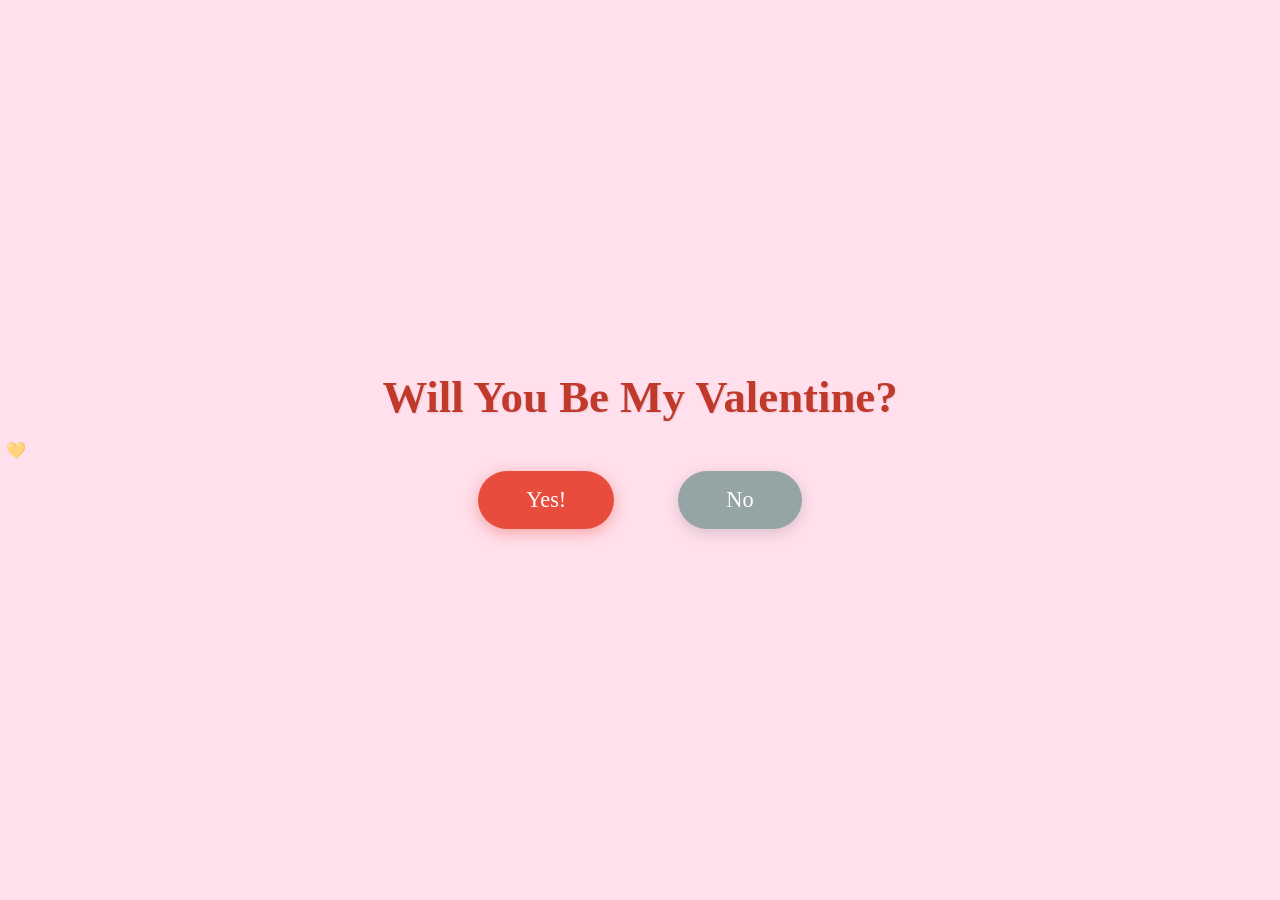
<file: index.html>
<!DOCTYPE html>
<html lang="en">
<head>
  <meta charset="UTF-8">
  <meta name="viewport" content="width=device-width, initial-scale=1.0">
  <title>Will You Be My Valentine?</title>
  <style>
    * {
      margin: 0;
      padding: 0;
      box-sizing: border-box;
    }

    body {
      min-height: 100vh;
      display: flex;
      flex-direction: column;
      align-items: center;
      justify-content: center;
      background: #ffe0ec;
      font-family: 'Georgia', serif;
      overflow: hidden;
      position: relative;
    }

    .container {
      text-align: center;
      z-index: 10;
    }

    h1 {
      font-size: 2.8rem;
      color: #c0392b;
      margin-bottom: 3rem;
      text-shadow: 1px 1px 2px rgba(0, 0, 0, 0.1);
    }

    .buttons {
      display: flex;
      gap: 4rem;
      justify-content: center;
      align-items: center;
    }

    .btn-yes {
      padding: 16px 48px;
      font-size: 1.4rem;
      background: #e74c3c;
      color: white;
      border: none;
      border-radius: 50px;
      cursor: pointer;
      font-family: 'Georgia', serif;
      transition: transform 0.2s, background 0.2s;
      box-shadow: 0 4px 15px rgba(231, 76, 60, 0.4);
    }

    .btn-yes:hover {
      transform: scale(1.1);
      background: #c0392b;
    }

    .btn-no {
      padding: 16px 48px;
      font-size: 1.4rem;
      background: #95a5a6;
      color: white;
      border: none;
      border-radius: 50px;
      cursor: pointer;
      font-family: 'Georgia', serif;
      transition: none;
      box-shadow: 0 4px 15px rgba(0, 0, 0, 0.15);
    }

    .btn-no.fleeing {
      position: fixed;
    }

    /* Hearts background */
    .heart {
      position: fixed;
      color: #f8a5b8;
      font-size: 1.5rem;
      opacity: 0.6;
      animation: float linear infinite;
      pointer-events: none;
      z-index: 1;
    }

    @keyframes float {
      0% {
        transform: translateY(100vh) rotate(0deg);
        opacity: 0;
      }
      10% {
        opacity: 0.6;
      }
      90% {
        opacity: 0.6;
      }
      100% {
        transform: translateY(-10vh) rotate(360deg);
        opacity: 0;
      }
    }

    /* Success screen */
    .success {
      display: none;
      text-align: center;
      z-index: 10;
    }

    .success h1 {
      font-size: 3.5rem;
      margin-bottom: 1rem;
      animation: pulse 0.6s ease-in-out infinite alternate;
    }

    .success p {
      font-size: 1.5rem;
      color: #c0392b;
      margin-top: 1rem;
    }

    .big-heart {
      font-size: 8rem;
      display: inline-block;
      animation: pulse 0.6s ease-in-out infinite alternate;
    }

    @keyframes pulse {
      from { transform: scale(1); }
      to { transform: scale(1.15); }
    }
  </style>
</head>
<body>

  <div class="container" id="question">
    <h1>Will You Be My Valentine?</h1>
    <div class="buttons">
      <button class="btn-yes" onclick="sayYes()">Yes!</button>
      <button class="btn-no" id="noBtn">No</button>
    </div>
  </div>

  <div class="success" id="success">
    <div class="big-heart">&#10084;&#65039;</div>
    <h1>Yay!!</h1>
    <p>thanks for not being avoidant &lt;3</p>
  </div>

  <script>
    const noBtn = document.getElementById('noBtn');
    const question = document.getElementById('question');
    const success = document.getElementById('success');

    function getDistance(x1, y1, x2, y2) {
      return Math.sqrt((x2 - x1) ** 2 + (y2 - y1) ** 2);
    }

    function runAway(e) {
      const rect = noBtn.getBoundingClientRect();
      const btnCenterX = rect.left + rect.width / 2;
      const btnCenterY = rect.top + rect.height / 2;

      const mouseX = e.clientX || (e.touches && e.touches[0].clientX) || btnCenterX;
      const mouseY = e.clientY || (e.touches && e.touches[0].clientY) || btnCenterY;

      const distance = getDistance(mouseX, mouseY, btnCenterX, btnCenterY);
      const threshold = 120;

      if (distance < threshold) {
        makeFixed();
        const pad = 20;
        const maxX = window.innerWidth - rect.width - pad;
        const maxY = window.innerHeight - rect.height - pad;

        let newX, newY, attempts = 0;
        do {
          newX = pad + Math.random() * (maxX - pad);
          newY = pad + Math.random() * (maxY - pad);
          attempts++;
        } while (getDistance(mouseX, mouseY, newX + rect.width / 2, newY + rect.height / 2) < 200 && attempts < 50);

        noBtn.style.left = newX + 'px';
        noBtn.style.top = newY + 'px';
      }
    }

    // Listen on the whole document so the button flees before the cursor reaches it
    document.addEventListener('mousemove', runAway);
    document.addEventListener('touchmove', runAway);

    // Also flee on direct hover/touch just in case
    noBtn.addEventListener('mouseenter', runAway);
    noBtn.addEventListener('touchstart', (e) => {
      e.preventDefault();
      runAway(e);
    });

    // Only switch to fixed positioning on first flee — keeps layout clean until then
    let hasFled = false;
    function makeFixed() {
      if (hasFled) return;
      hasFled = true;
      const rect = noBtn.getBoundingClientRect();
      noBtn.style.left = rect.left + 'px';
      noBtn.style.top = rect.top + 'px';
      noBtn.classList.add('fleeing');
    }

    function sayYes() {
      question.style.display = 'none';
      success.style.display = 'block';
      burstHearts();
    }

    // Floating background hearts
    function createHeart() {
      const heart = document.createElement('div');
      heart.classList.add('heart');
      heart.innerHTML = ['&#10084;&#65039;', '&#128149;', '&#128151;', '&#128152;', '&#128155;'][Math.floor(Math.random() * 5)];
      heart.style.left = Math.random() * 100 + 'vw';
      heart.style.fontSize = (1 + Math.random() * 1.5) + 'rem';
      heart.style.animationDuration = (5 + Math.random() * 7) + 's';
      document.body.appendChild(heart);
      setTimeout(() => heart.remove(), 12000);
    }

    setInterval(createHeart, 600);

    // Burst of hearts on yes
    function burstHearts() {
      for (let i = 0; i < 30; i++) {
        setTimeout(() => createHeart(), i * 80);
      }
    }
  </script>
</body>
</html>
</file>
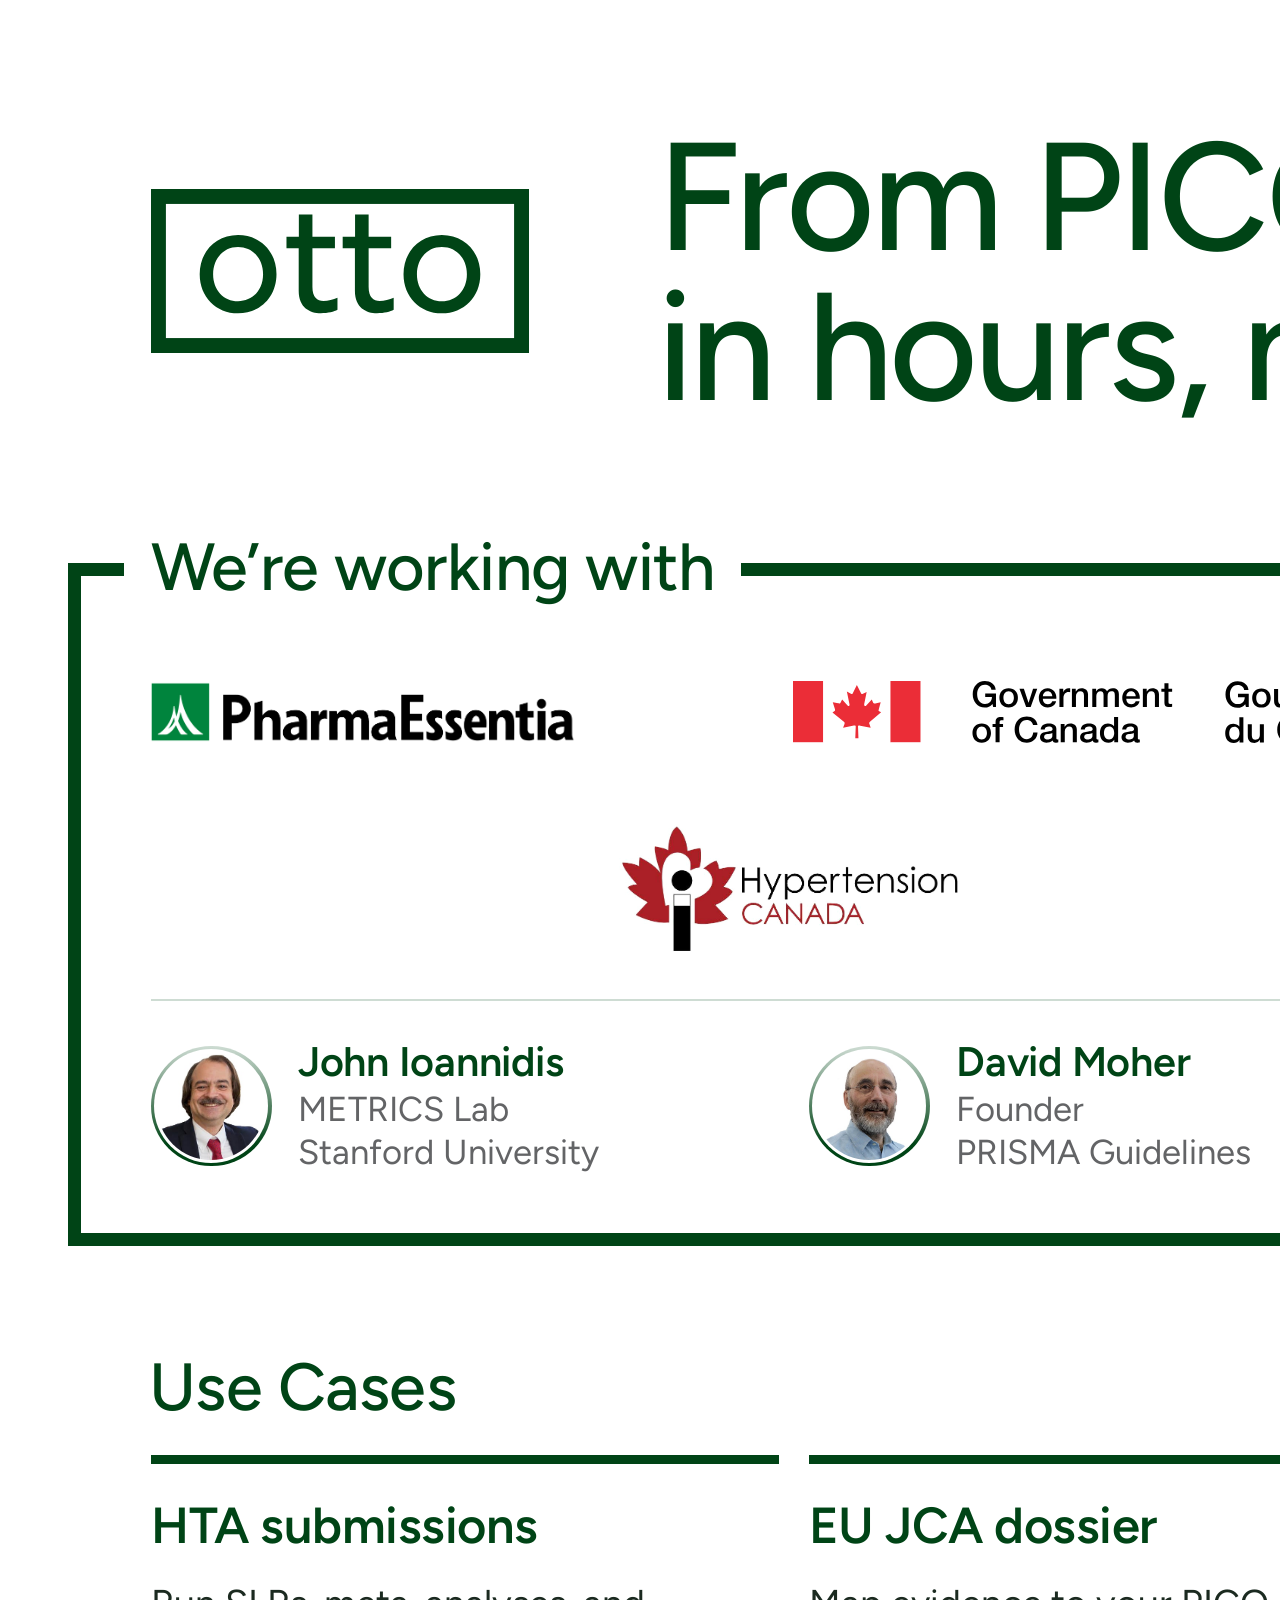
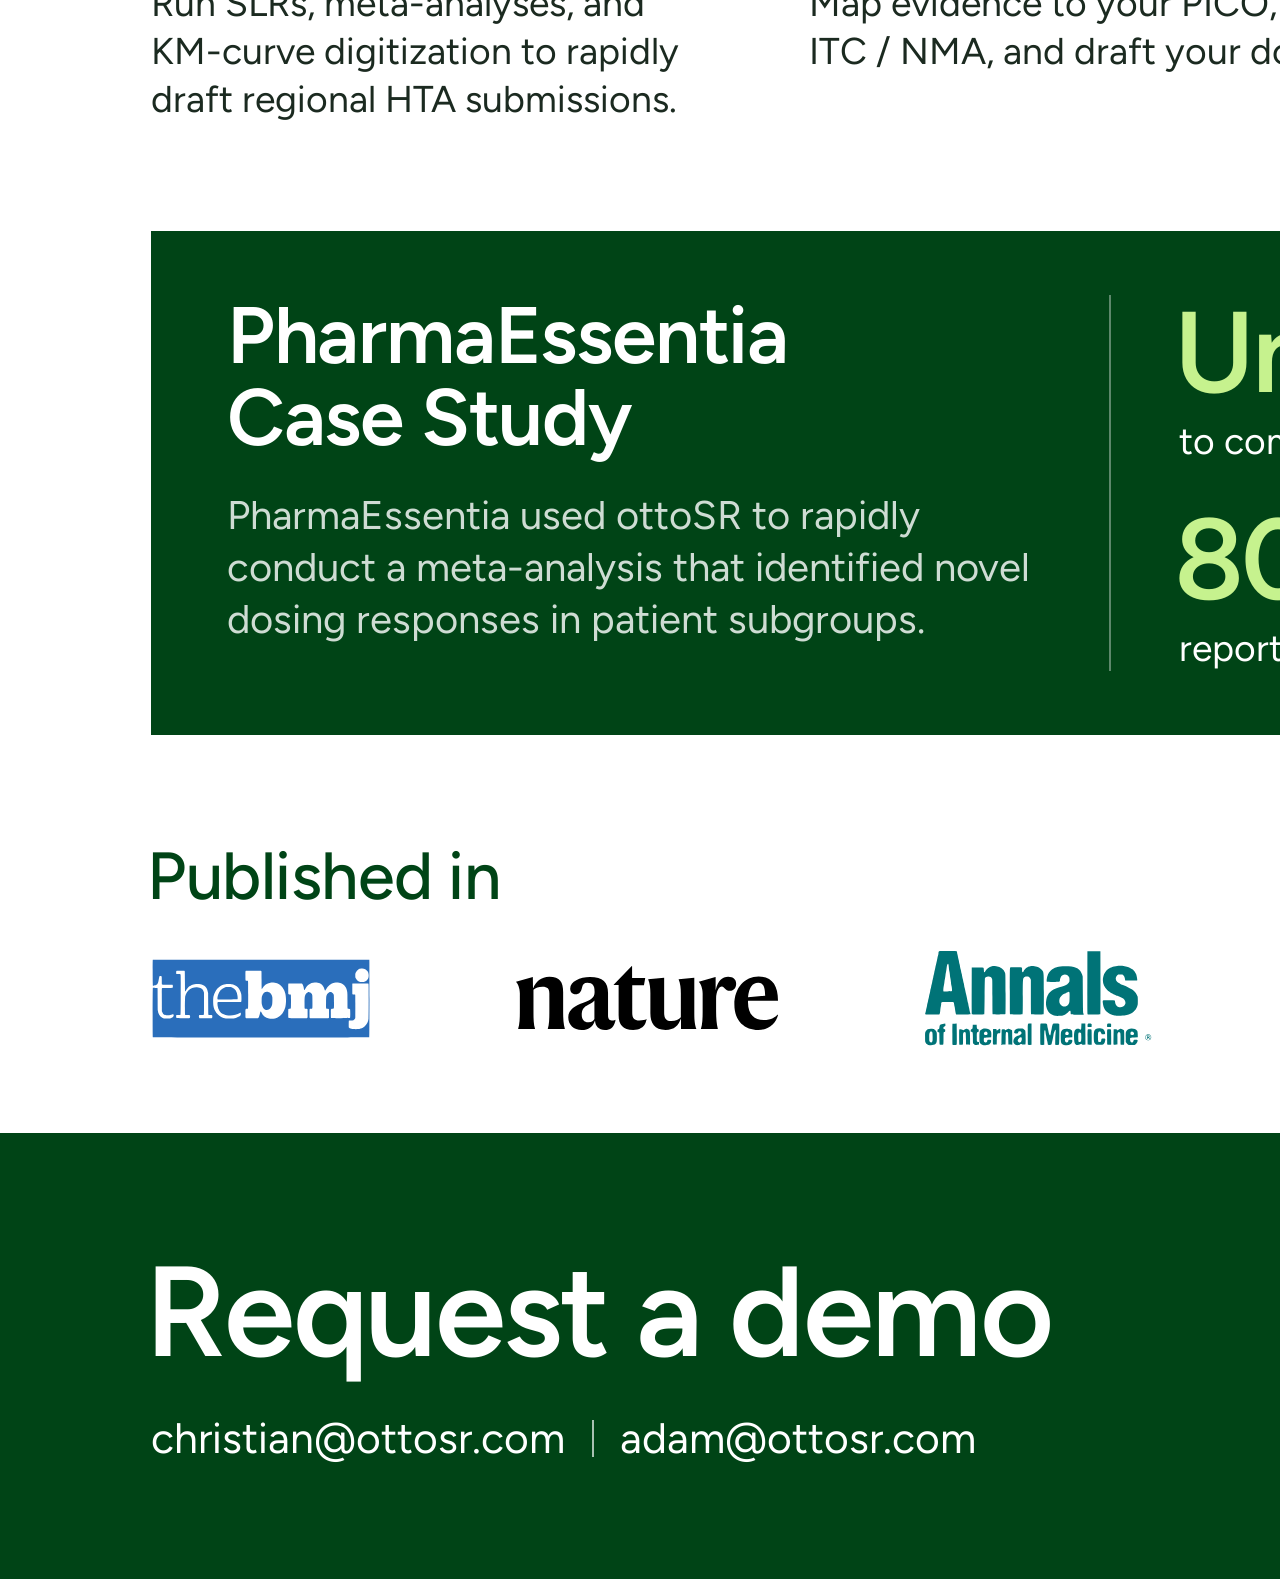
<file: poster/otto-poster.html>
<!doctype html>
<html lang="en">
<head>
<meta charset="utf-8">
<title>otto — walk-in poster</title>
<link rel="stylesheet" href="assets/fonts.css">
<style>
/* ------------------------------------------------------------------
   otto · conference walk-in poster · A1 portrait 594 × 841 mm
   GRID   side margins 40 mm → content 514 mm (x 40 … 554); thirds 166 mm + 8 mm gutters.
          The "We’re working with" bracket frame sits outside the grid, 18 mm from the page edge.
   TYPE   Figtree (closest free match to the brochure's Brother 1816).
   ------------------------------------------------------------------ */
@page { size: 594mm 841mm; margin: 0; }
html, body { margin: 0; padding: 0; font-family: 'Figtree', sans-serif; background:#fff; }
* { box-sizing: border-box; -webkit-print-color-adjust: exact; print-color-adjust: exact; }

:root{
  --g:#004416;                                   /* brochure green */
  --t1:#cedcd3; --t2:#bbcec2; --t3:#a9c1b2;      /* brochure tints */
  --sage:#e9efeb;                                /* pale sage panel */
  --grey:#636466;                                /* brochure grey */
  --ink:#1b2a20;
  --pop:#c6f28e;                                /* bright accent for the case-study stats */
  --M:40mm;                                      /* side margin / grid edge */
  --F:18mm;                                      /* bracket frame inset from page edge */
  --stroke:3.6mm;                                /* bracket stroke ≈ logo frame stroke */
  --gap:28.5mm;                                    /* between sections */
}

.poster{
  width:594mm; height:841mm; overflow:hidden; position:relative; background:#fff;
  color:var(--ink); font-kerning:normal; font-feature-settings:"kern" 1, "lnum" 1;
  display:flex; flex-direction:column;
}
.poster > *{ flex:none; }

/* ---------- header: logo left, headline right ---------- */
.head{ display:flex; align-items:center; justify-content:space-between; padding:32mm var(--M) 0; }
.logo{ width:100mm; height:auto; display:block; flex:none; }
.head h1{ margin:0; font-weight:500; font-size:115pt; line-height:0.98; letter-spacing:-0.022em; color:var(--g); }
.head h1 span{ display:block; white-space:nowrap; }

/* ---------- section titles (one style everywhere) ---------- */
.sec-title{ margin:0; font-weight:500; font-size:50pt; line-height:1; color:var(--g); letter-spacing:-0.008em; white-space:nowrap; }


/* ---------- We’re working with — the brochure’s bracket frame ---------- */
.working{ margin:calc(var(--gap) + 9mm) var(--F) 0; border:var(--stroke) solid var(--g); position:relative;
          padding:18mm calc(var(--M) - var(--F) - var(--stroke)) 16mm; }
.working .sec-title{
  position:absolute; top:calc(var(--stroke) / -2); transform:translateY(-53%);
  left:calc(var(--M) - var(--F) - var(--stroke) - 7mm); padding:0 7mm; background:#fff;
}
/* organisation logos first and large, in full colour, optically balanced: 3 on top, 2 centred below */
.orgs{ display:flex; justify-content:space-between; align-items:center; }
.orgs + .orgs{ justify-content:space-evenly; margin-top:11mm; }
.orgs img{ display:block; }
.rule{ height:0.5mm; background:var(--t1); margin:12mm 0 10mm; }
/* people: secondary, compact */
.people{ display:grid; grid-template-columns:repeat(3, 1fr); column-gap:8mm; }
.person{ display:flex; align-items:center; gap:7mm; }
.face{ width:32mm; height:32mm; border-radius:50%; flex:none; padding:0.9mm;
       background:linear-gradient(to top, var(--g) 0%, var(--g) 18%, var(--t1) 100%); }
.face > span{ display:block; width:100%; height:100%; border-radius:50%; background:#fff; padding:0.8mm; }
.face > span > span{ display:block; width:100%; height:100%; border-radius:50%; overflow:hidden; background:#fff; }
.face img{ width:100%; height:100%; display:block; object-fit:cover; transform-origin:50% 30%; }
.name{ font-weight:600; font-size:31pt; line-height:1.1; color:var(--g); white-space:nowrap; letter-spacing:-0.006em; }
.aff{ font-weight:400; font-size:26pt; line-height:1.22; color:var(--grey); white-space:nowrap; margin-top:1mm; }

/* ---------- Use Cases ---------- */
.features{ margin:var(--gap) var(--M) 0; }
.features .sec-title{ margin:0 0 9mm -0.6mm; }
.cols{ display:grid; grid-template-columns:repeat(3, 1fr); column-gap:8mm; grid-template-rows:auto auto; }
.col{ display:grid; grid-row:span 2; grid-template-rows:subgrid; align-content:start; }
.col h3{ margin:0; font-weight:600; font-size:38pt; line-height:1.1; color:var(--g); letter-spacing:-0.01em; }
.col p{ margin:7mm 0 0; font-size:28pt; line-height:1.28; color:var(--ink); text-wrap:balance; }
/* panel treatments — pick one by the class on .cols */
.v-flat  .col{ background:var(--sage); border-top:2.5mm solid var(--g); padding:11mm 11mm 13mm; }
.v-frame .col{ background:#fff; border:1.6mm solid var(--g); padding:11mm 11mm 13mm; }          /* echoes the logo frame */
.v-rule  .col{ border-top:2.5mm solid var(--g); padding:9mm 2mm 0 0; }                          /* editorial: no panel */
.v-solid .col{ background:var(--g); padding:11mm 11mm 13mm; }
.v-solid .col h3{ color:#fff; } .v-solid .col p{ color:var(--t1); }

/* ---------- Case study box ---------- */
.case{ margin:var(--gap) var(--M) 0; background:var(--g); color:#fff;
       display:grid; grid-template-columns:1fr 0.5mm 222mm; column-gap:18mm; padding:17mm 20mm; align-items:start; }
.case h2{ margin:0; font-weight:600; font-size:60pt; line-height:1.02; color:#fff; letter-spacing:-0.015em; }
.case p.lede{ margin:8mm 0 0; font-size:30pt; line-height:1.3; color:var(--t1); text-wrap:balance; }
.vrule{ align-self:stretch; background:#5d886b; }
.stat + .stat{ margin-top:10mm; }
.big{ display:block; font-weight:600; font-size:86pt; line-height:1; letter-spacing:-0.02em; color:var(--pop); white-space:nowrap; margin-left:-0.05em; }
.cap{ display:block; font-size:28pt; line-height:1.2; color:#fff; margin-top:2.5mm; white-space:nowrap; }

/* ---------- Featured in ---------- */
.featured{ margin:var(--gap) var(--M) 0; }
.featured .sec-title{ margin:0 0 8.5mm -1.0mm; }
.journals{ display:flex; justify-content:space-between; align-items:center; }
.journals img{ display:block; }

/* ---------- footer / call to action ---------- */
.cta{ margin-top:auto; height:118mm; background:var(--g); color:#fff; position:relative;
      display:flex; align-items:center; justify-content:space-between; padding:0 var(--M); }
.demo{ font-size:96pt; font-weight:600; line-height:1; color:#fff; letter-spacing:-0.02em; white-space:nowrap; margin-left:-0.05em; }
.mail{ margin-top:10mm; font-size:32pt; line-height:1.2; display:flex; align-items:center; gap:7mm; white-space:nowrap; }
.mail i{ width:0.5mm; height:10mm; background:var(--t3); display:block; }
.qr{ width:87.2mm; height:87.2mm; background:#fff; padding:10.6mm; flex:none; }  /* 25 modules × 2.64 mm = 66 mm; quiet zone 4 modules */
.qr img{ width:66mm; height:66mm; display:block; }
.nw{ white-space:nowrap; }

/* ---------- print bleed (html.bleed): page = trim + 3 mm on every side ----------
   The poster sits 3 mm in from the page edge and everything that touches the trim edge
   (only the green footer) is drawn 3 mm past it, as real vector colour. */
html.bleed .poster{ margin:3mm; overflow:visible; }
html.bleed .cta{ margin:auto -3mm -3mm; height:121mm; padding:0 calc(var(--M) + 3mm) 3mm; }
</style>
</head>
<body>
<div class="poster">

  <header class="head">
    <img class="logo" src="assets/otto-logo-green.svg" alt="otto">
    <h1><span>From PICO to dossier,</span><span>in hours, not weeks.</span></h1>
  </header>

  <section class="working">
    <h2 class="sec-title">We’re working with</h2>
    <div class="orgs">
      <img src="assets/logos/pharmaessentia.png" alt="PharmaEssentia" style="height:16mm">
      <img src="assets/logos/canada.svg" alt="Government of Canada" style="height:16.5mm">
      <img src="assets/logos/cessatech.svg" alt="cessatech" style="height:36mm">
    </div>
    <div class="orgs">
      <img src="assets/logos/hypertension-canada.png" alt="Hypertension Canada" style="height:35mm">
      <img src="assets/logos/wch-wordmark.png" alt="Women’s College Hospital" style="height:31mm">
    </div>
    <div class="rule"></div>
    <div class="people">
      <div class="person">
        <div class="face"><span><span data-clip><img src="assets/people/ioannidis.jpg" alt="" style="transform:translateY(1%) scale(1.15)"></span></span></div>
        <div><div class="name">John Ioannidis</div><div class="aff">METRICS Lab<br>Stanford University</div></div>
      </div>
      <div class="person">
        <div class="face"><span><span data-clip><img src="assets/people/moher.jpg" alt="" style="transform:translateY(5.5%) scale(1.15)"></span></span></div>
        <div><div class="name">David Moher</div><div class="aff">Founder<br>PRISMA Guidelines</div></div>
      </div>
      <div class="person">
        <div class="face"><span><span data-clip><img src="assets/people/church.jpg" alt="" style="transform:translateY(-4.5%) scale(1.15)"></span></span></div>
        <div><div class="name">George Church</div><div class="aff">Founder, Entrepreneur<br>Harvard University</div></div>
      </div>
    </div>
  </section>

  <section class="features">
    <h2 class="sec-title">Use Cases</h2>
    <div class="cols v-rule">
      <div class="col">
        <h3>HTA submissions</h3>
        <p>Run SLRs, meta-analyses, and <span class="nw">KM-curve</span> digitization to rapidly draft regional <span class="nw">HTA submissions.</span></p>
      </div>
      <div class="col">
        <h3>EU JCA dossier</h3>
        <p>Map evidence to your PICO, perform <span class="nw">ITC / NMA,</span> and draft your dossier.</p>
      </div>
      <div class="col">
        <h3>Scientific publications</h3>
        <p>Rapidly perform SLRs and generate manuscript drafts for your team to refine.</p>
      </div>
    </div>
  </section>

  <section class="case">
    <div>
      <h2>PharmaEssentia<br>Case Study</h2>
      <p class="lede">PharmaEssentia used ottoSR to rapidly conduct a <span class="nw">meta-analysis</span> that identified novel dosing responses in patient subgroups.</p>
    </div>
    <div class="vrule"></div>
    <div>
      <p class="stat" style="margin:0"><span class="big">Under 14 days</span><span class="cap">to complete the meta-analysis</span></p>
      <p class="stat" style="margin-bottom:0"><span class="big">80–90%</span><span class="cap">reported time savings</span></p>
    </div>
  </section>

  <section class="featured">
    <h2 class="sec-title">Published in</h2>
    <div class="journals">
      <img src="assets/logos/bmj.svg" alt="the bmj" style="height:21.5mm">
      <img src="assets/logos/nature.svg" alt="nature" style="height:17mm">
      <img src="assets/logos/annals.svg" alt="Annals of Internal Medicine" style="height:26mm">
      <img src="assets/logos/blood-advances.png" alt="Blood Advances" style="height:30mm">
      <img src="assets/logos/european-urology.svg" alt="European Urology" style="height:28mm">
    </div>
  </section>

  <footer class="cta">
    <div>
      <div class="demo">Request a demo</div>
      <div class="mail"><span>christian@ottosr.com</span><i></i><span>adam@ottosr.com</span></div>
    </div>
    <div class="qr"><img src="assets/qr-ottosr-green.svg" alt="QR code: ottosr.com"></div>
  </footer>

</div>
</body>
</html>
</file>
<file: poster/assets/fonts.css>
/* Figtree (SIL OFL) — static instances, closest free match to the brochure's Brother 1816 */
@font-face{font-family:'Figtree';font-style:normal;font-weight:300;font-display:block;src:url('fonts/figtree-latin-300-normal.woff2') format('woff2')}
@font-face{font-family:'Figtree';font-style:normal;font-weight:400;font-display:block;src:url('fonts/figtree-latin-400-normal.woff2') format('woff2')}
@font-face{font-family:'Figtree';font-style:normal;font-weight:500;font-display:block;src:url('fonts/figtree-latin-500-normal.woff2') format('woff2')}
@font-face{font-family:'Figtree';font-style:normal;font-weight:600;font-display:block;src:url('fonts/figtree-latin-600-normal.woff2') format('woff2')}
@font-face{font-family:'Figtree';font-style:normal;font-weight:700;font-display:block;src:url('fonts/figtree-latin-700-normal.woff2') format('woff2')}
@font-face{font-family:'Figtree';font-style:normal;font-weight:800;font-display:block;src:url('fonts/figtree-latin-800-normal.woff2') format('woff2')}
@font-face{font-family:'Figtree';font-style:normal;font-weight:900;font-display:block;src:url('fonts/figtree-latin-900-normal.woff2') format('woff2')}
</file>
